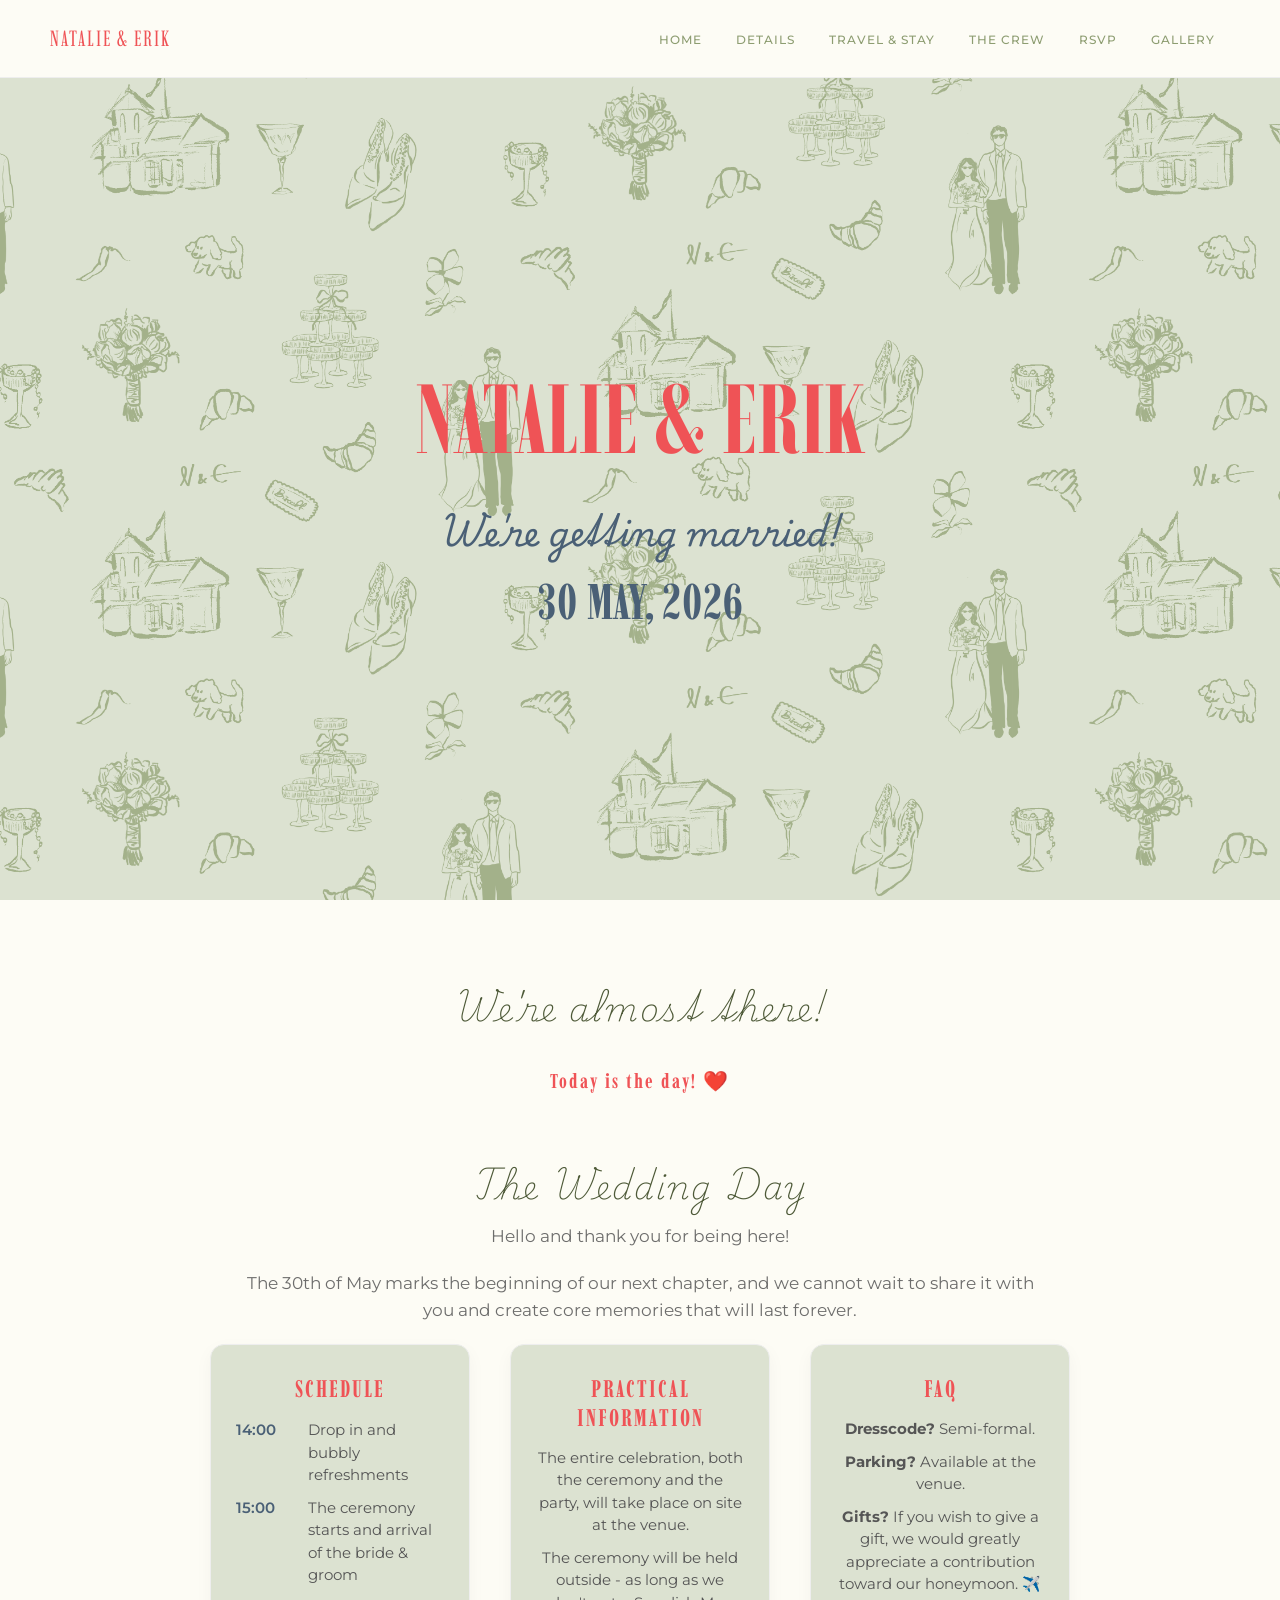
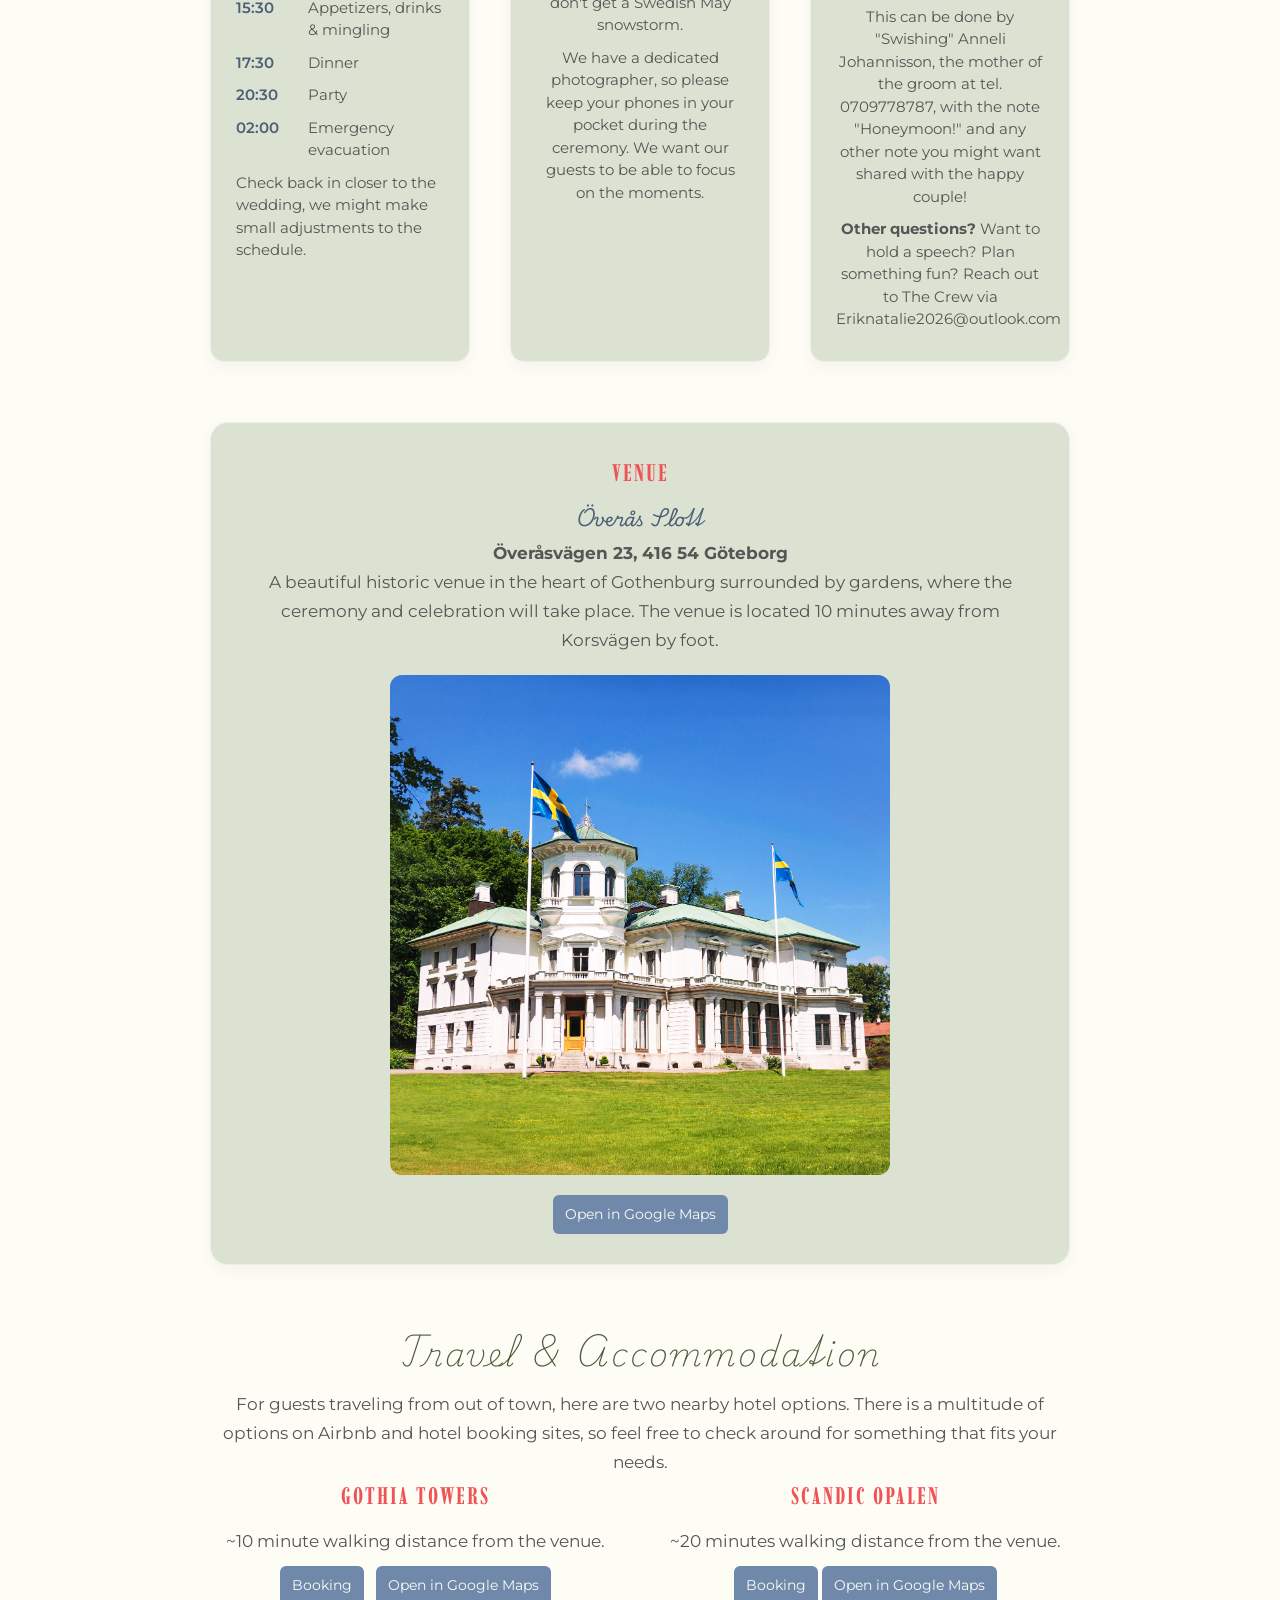
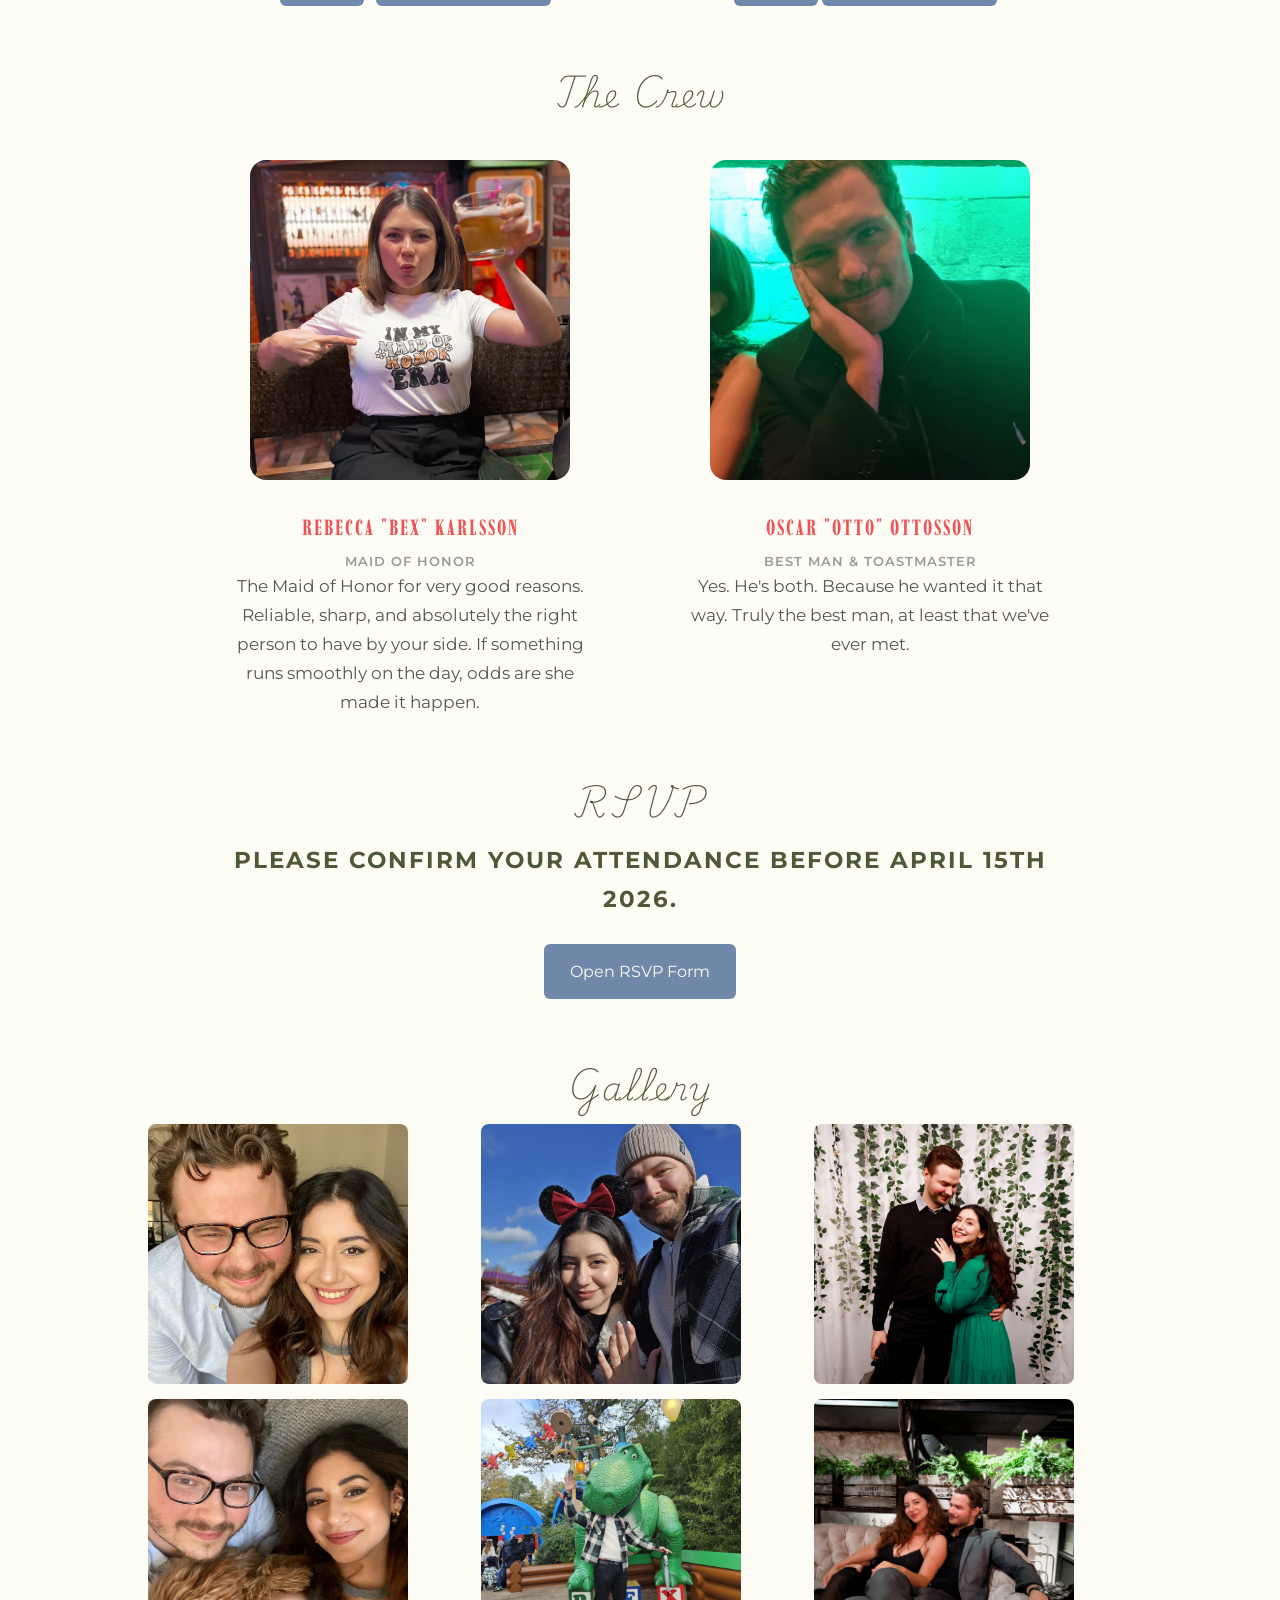
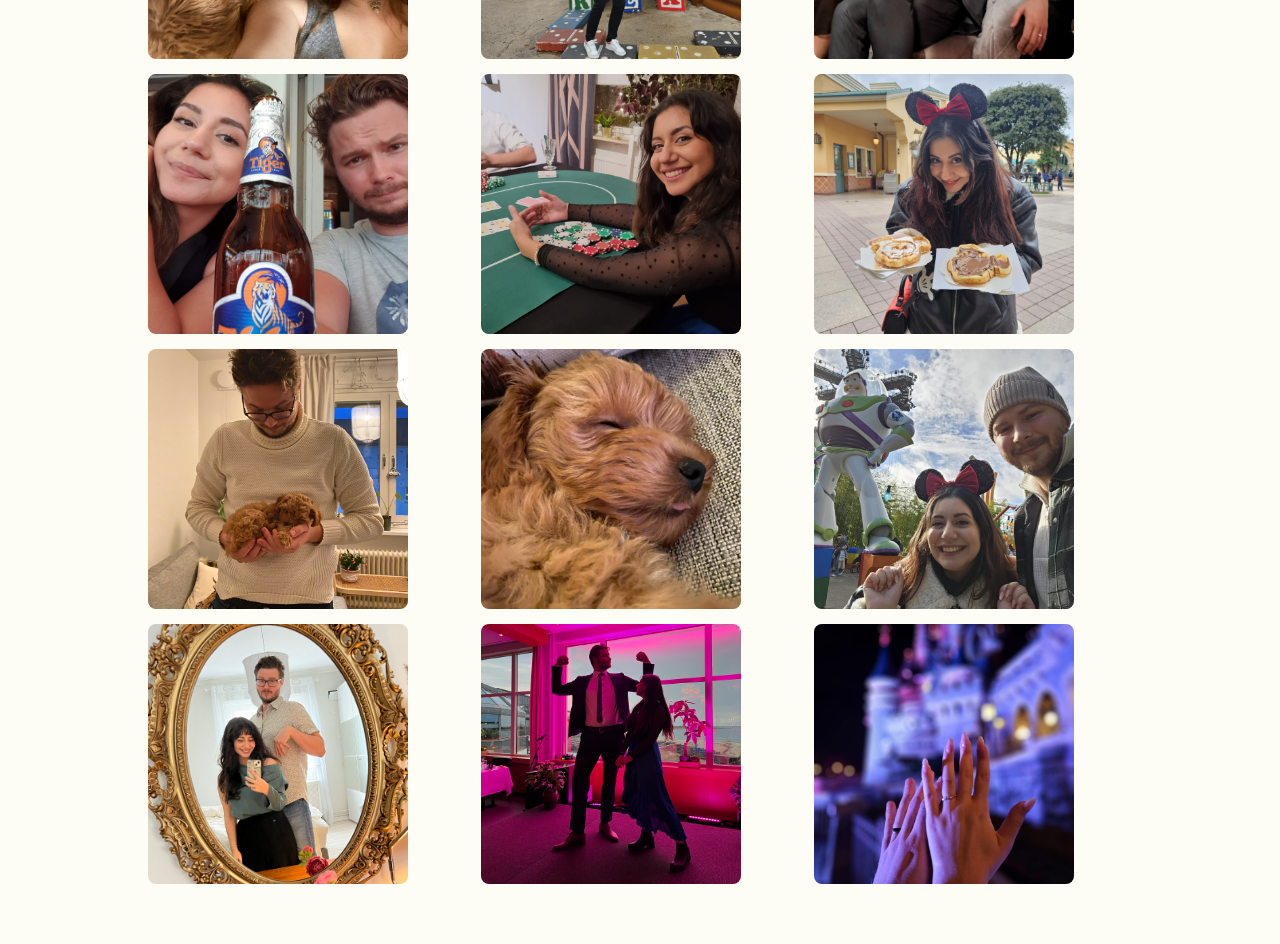
<file: index.html>
<!doctype html>
<html lang="en">
  <head>
    <meta charset="UTF-8" />
    <meta name="viewport" content="width=device-width, initial-scale=1.0" />
    <title>Natalie & Erik – Wedding</title>
    <link rel="stylesheet" href="css/style.css" />
    <!-- Google Fonts -->
<link
  href="https://fonts.googleapis.com/css2?family=Fraunces:wght@300;400;500;600&family=Imbue:wght@200;300;400;500;600&family=Montserrat:wght@300;400;600&family=Playfair+Display:wght@400;500;700&family=Playwrite+CZ:wght@400&display=swap"
  rel="stylesheet"
/>
  </head>
  <body>
    <nav class="topnav">
      <div class="logo">NATALIE & ERIK</div>
      <div class="nav-links">
        <a href="#home">HOME</a> 
        <a href="#details">DETAILS</a>
        <a href="#travel">TRAVEL & STAY</a> 
        <a href="#crew">THE CREW</a>
        <a href="#rsvp">RSVP</a> 
        <a href="#gallery">GALLERY</a>
      </div>
    </nav>
    <section id="home" class="hero">
      <div class="hero-content">
        <h1>NATALIE & ERIK</h1>
        <p class="subtitle">We're getting married!</p>
        <p class="date">30 MAY, 2026</p>
      </div>
    </section>
    <section id="countdown" class="section countdown-section">
      <h2>We're almost there!</h2>
      <div id="timer" class="countdown-timer">
        <div><span id="days">0</span><small>Days</small></div>
        <div><span id="hours">0</span><small>Hours</small></div>
        <div><span id="minutes">0</span><small>Minutes</small></div>
        <div><span id="seconds">0</span><small>Seconds</small></div>
      </div>
    </section>
    <section id="details" class="section">
      <h2>The Wedding Day</h2>
      <div class="details-grid">
        <p class="details-intro">Hello and thank you for being here!</p>
        <p class="details-intro">
          The 30th of May marks the beginning of our next chapter, and we cannot
          wait to share it with you and create core memories that will last forever.
        </p>

        <div class="detail-card schedule-card">
          <h3>SCHEDULE</h3>
          <ul class="schedule-list">
            <li><span>14:00</span>Drop in and bubbly refreshments</li>
            <li><span>15:00</span>The ceremony starts and arrival of the bride & groom</li>
            <li><span>15:30</span>Appetizers, drinks & mingling</li>
            <li><span>17:30</span>Dinner</li>
            <li><span>20:30</span>Party</li>
            <li><span>02:00</span>Emergency evacuation</li>
            <li>Check back in closer to the wedding, we might make small adjustments to the schedule.</li>
        </div>
        <div class="detail-card">
          <h3>PRACTICAL INFORMATION</h3>
          <p>
            The entire celebration, both the ceremony and the party, will take
            place on site at the venue.
          </p>
          <p>
            The ceremony will be held outside - as long as we don't get a
            Swedish May snowstorm.
          </p>
          <p>
            We have a dedicated photographer, so please keep your phones in your
            pocket during the ceremony. We want our guests to be able to focus
            on the moments.
          </p>
        </div>
        <div class="detail-card">
          <h3>FAQ</h3>
          <p><strong>Dresscode?</strong> Semi-formal.</p>
          <p><strong>Parking?</strong> Available at the venue.</p>
          <p>
            <strong>Gifts?</strong> If you wish to give a gift, we would greatly appreciate a
            contribution toward our honeymoon. ✈️
          </p>
                    <p>
            This can be done by "Swishing" Anneli Johannisson, the mother of the groom at tel. 0709778787, with the note "Honeymoon!" and any other note you might want shared with the happy couple!
          </p>
          <p>
            <strong>Other questions?</strong> Want to hold a speech? Plan something fun? Reach out to The Crew via Eriknatalie2026@outlook.com
          </p>

        </div>
        <div class="venue-box">
          <div class="venue-info">
            <h3>VENUE</h3>
            <h4>Överås Slott</h4>
            <p><strong>Överåsvägen 23, 416 54 Göteborg</strong></p>
            <p>
              A beautiful historic venue in the heart of Gothenburg surrounded
              by gardens, where the ceremony and celebration will take place.
       
              The venue is located 10 minutes away from Korsvägen by foot.</p>

            <div class="venue-image">
              <img src="img/overos1.jpg" alt="venue" />
            </div>
            <a
              class="clickable-link"
              href="https://maps.app.goo.gl/psm7CdMaWQZdPzrF9"
              target="_blank"
              >Open in Google Maps</a
            >
            
          </div>
        </div>
      </div>
    </section>
    <section id="travel" class="section">
      <h2>Travel & Accommodation</h2>
      <p>
        For guests traveling from out of town, here are two nearby hotel
        options. There is a multitude of options on Airbnb and hotel booking
        sites, so feel free to check around for something that fits your needs.
      </p>

      <div class="details-grid">
        <div>
          <h3>GOTHIA TOWERS</h3>
          <p>~10 minute walking distance from the venue.</p>
          <p>
            <a
              class="clickable-link"
              href="https://gothiatowers.com/bo/hotellrum/"
              target="_blank"
              rel="noopener"
            >
              Booking
            </a>
            &nbsp;
            <a
              class="clickable-link"
              href="https://maps.google.com/?q=Gothia+Towers+Gothenburg"
              target="_blank"
              rel="noopener"
            >
              Open in Google Maps
            </a>
          </p>
        </div>

        <div>
          <h3>SCANDIC OPALEN</h3>
          <p>~20 minutes walking distance from the venue.</p>
          <p>
            <a
              class="clickable-link"
              href="https://www.scandichotels.com/sv/hotell/scandic-opalen?utm_source=google&utm_medium=cpc&utm_campaign=SE%20%7C%20Brand%20%7C%20Search%20%7C%20Generic&gad_source=1&gad_campaignid=710750127&gbraid=0AAAAAD-A6Ck0NJ1moUDxCS1W6ahyYxDcw&gclid=Cj0KCQiAkPzLBhD4ARIsAGfah8jTvmFyoLylD-J8qTLRBWQehwd7OXh9bQNm3VCk7MPAe_GUviAWPjMaAl88EALw_wcB#overview"
              target="_blank"
              rel="noopener"
            >
              Booking
            </a>
            <a
              class="clickable-link"
              href="https://maps.google.com/?q=Scandic+Opalen+Gothenburg"
              target="_blank"
              rel="noopener"
            >
              Open in Google Maps
            </a>
          </p>
        </div>
      </div>
    </section>

    <section id="crew" class="section crew-section">
      <h2>The Crew</h2>
      <div class="crew-grid">
        <div class="crew-member">
          <img src="img/maid-of-honor2.JPG" alt="Maid of honor" />
          <h3>REBECCA "BEX" KARLSSON</h3>
          <p class="role">Maid of Honor</p>
          <p>
            The Maid of Honor for very good reasons. Reliable, sharp, and
            absolutely the right person to have by your side. If something runs
            smoothly on the day, odds are she made it happen.
          </p>
        </div>
        <div class="crew-member">
          <img src="img/best-man.jpg" alt="Best man" />
          <h3>OSCAR "OTTO" OTTOSSON</h3>
          <p class="role">Best man & Toastmaster</p>
          <p>
            Yes. He's both. Because he wanted it that way. Truly the best man,
            at least that we've ever met.
          </p>
        </div>
      </div>
    </section>

    <section id="rsvp" class="section rsvp">
      <h2>RSVP</h2>
      <h3>PLEASE CONFIRM YOUR ATTENDANCE BEFORE APRIL 15TH 2026.</h3>
      <a class="rsvp-button" href="rsvp.html">Open RSVP Form</a>
    </section>
    <section id="gallery" class="section">
      <h2>Gallery</h2>
      <div class="gallery-grid">        
        <img src="img/14.jpg" alt="Erik and Natalie 14" />
        <img src="img/2.jpg" alt="Erik and Natalie 2" />
        <img src="img/19.png" alt="Erik and Natalie 19" />
        <img src="img/15.jpg" alt="Erik and Natalie 15" />
        <img src="img/5.jpg" alt="Erik and Natalie 5" />
        <img src="img/8.JPG" alt="Erik and Natalie 8" />
        <img src="img/9.JPG" alt="Erik and Natalie 9" />
        <img src="img/11.jpg" alt="Erik and Natalie 11" />
        <img src="img/6.jpg" alt="Erik and Natalie 6" />
        <img src="img/12.jpg" alt="Erik and Natalie 12" />
        <img src="img/13.jpg" alt="Erik and Natalie 13" />
        <img src="img/4.jpg" alt="Erik and Natalie 4" />
        <img src="img/16.jpg" alt="Erik and Natalie 16" />
        <img src="img/20.png" alt="Erik and Natalie 20" />
        <img src="img/3.jpg" alt="Erik and Natalie 3" />
      </div>
    </section>
    <script src="js/main.js"></script>
  </body>
</html>
</file>
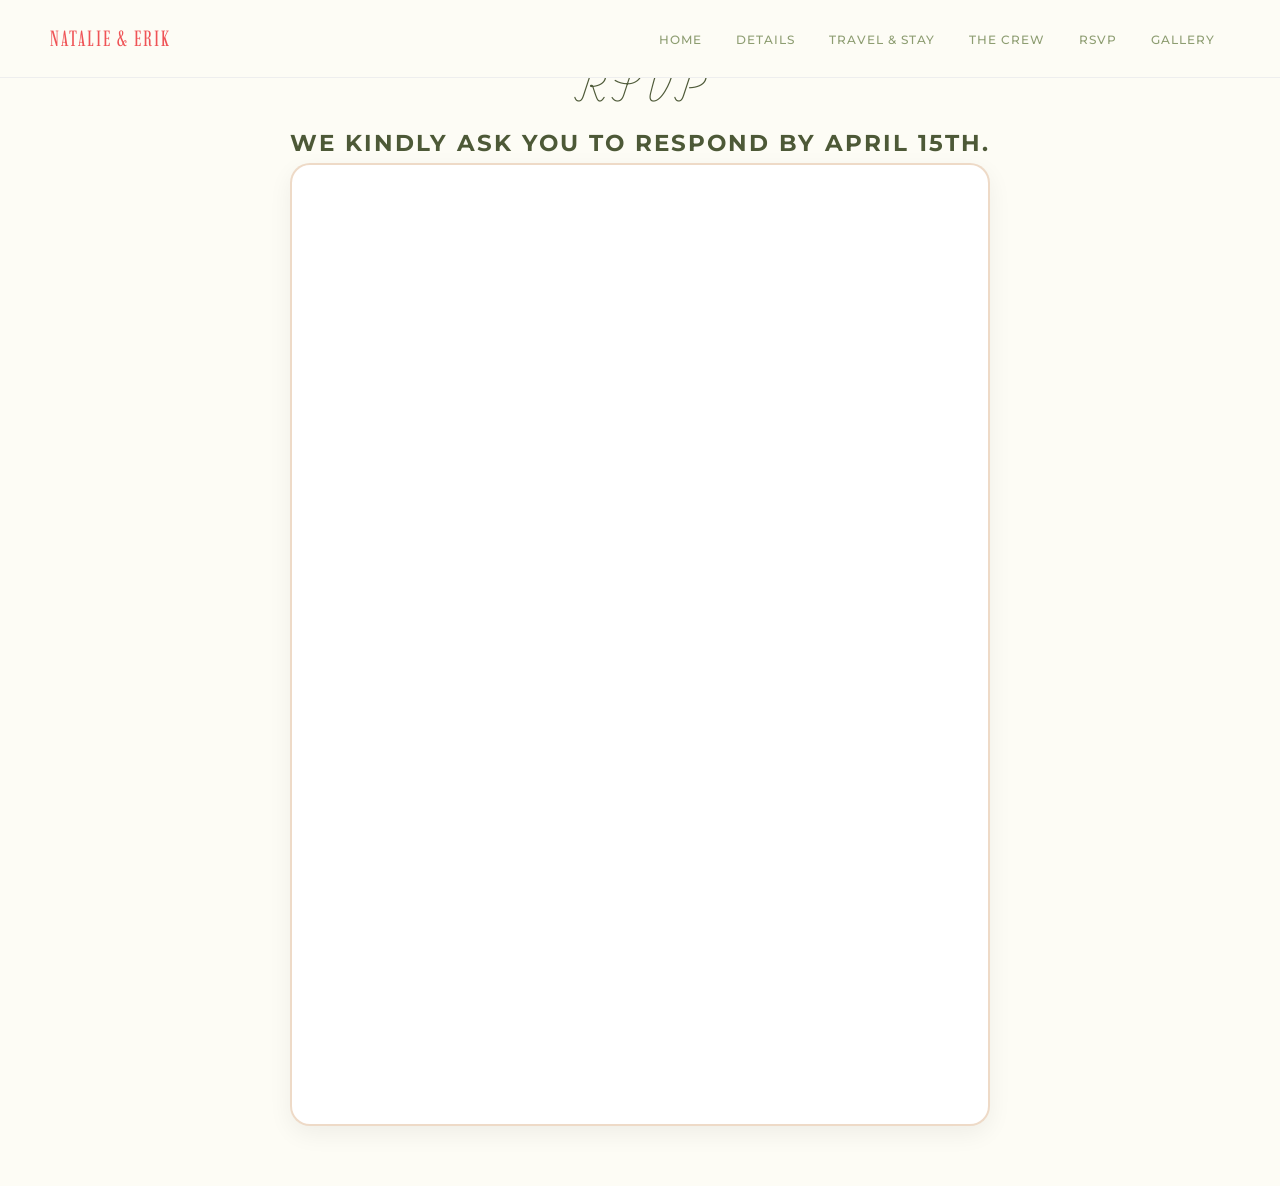
<file: rsvp.html>
<!doctype html>
<html lang="en">
  <head>
    <meta charset="UTF-8" />
    <meta name="viewport" content="width=device-width, initial-scale=1.0" />
    <title>Erik & Natalie – RSVP</title>

    <link rel="stylesheet" href="css/style.css" />

    <!-- Google Fonts -->
    <link
      href="https://fonts.googleapis.com/css2?family=Fraunces:wght@300;400;500;600&family=Imbue:wght@200;300;400;500;600&family=Montserrat:wght@300;400;600&family=Playfair+Display:wght@400;500;700&family=Playwrite+CZ:wght@400&display=swap"
      rel="stylesheet"
    />
  </head>

  <body>
    <nav class="topnav">
      <div class="logo">NATALIE & ERIK</div>
      <div class="nav-links">
        <a href="index.html">HOME</a>
        <a href="index.html#details">DETAILS</a>
        <a href="index.html#travel">TRAVEL & STAY</a>

        <a href="index.html#crew">THE CREW</a>
        <a href="rsvp.html" class="active">RSVP</a>
        <a href="index.html#gallery">GALLERY</a>
      </div>
    </nav>

    <section id="rsvp" class="rsvp section">
      <h2>RSVP</h2>
      <h3>WE KINDLY ASK YOU TO RESPOND BY APRIL 15TH.</h3>

      <div class="rsvp-frame">
        <iframe
          src="https://docs.google.com/forms/d/e/1FAIpQLSc9iXX4gYoiHrzQm3AZRRHoxb14xaKS4DAHK8avKAt38qP9dQ/viewform?embedded=true"
          frameborder="0"
          marginheight="0"
          marginwidth="0"
          loading="lazy"
        >
        </iframe>
      </div>
    </section>

    <script src="js/main.js"></script>
  </body>
</html>
</file>
<file: css/style.css>
/* GLOBAL */

:root {
    --navbar: #FDFCF5;
    --navhover: #fffcf5;
    --navlogo: #EF5356;
    --navsmalltext: #8D9D71;
    --page-bg: #FDFCF5;
    --accent: #440c1e;
    --bigtext: #EF5356;
    --smalltext: #440c1e;
    --gettingmarriedtexts: #4A6076;
    --natalieerik: #EF5356;
    --buttons: #7089AB;
    --buttonhover: #4A6076;
}

* {
    margin: 0;
    padding: 0;
    box-sizing: border-box;
}

/* HERO */
.hero {
    height: 100vh;
    background: url("../img/banner20.png") center 63% /cover no-repeat;
    display: flex;
    justify-content: center;
    align-items: center;
    text-align: center;
    padding-top: 80px;
    /* offset for navbar */
}

html {
    scroll-behavior: smooth;
    scroll-padding-top: 100px;
}

body {
    font-family: 'Montserrat', sans-serif;
    background: var(--page-bg);
    color: var(--bigtext);
    line-height: 1.7;
}

/* NAVIGATION */
.topnav {
    width: 100%;
    padding: 20px 50px;
    background: var(--navbar);
    border-bottom: 1px solid #eee;
    position: fixed;
    top: 0;
    left: 0;
    display: flex;
    justify-content: space-between;
    align-items: center;
    z-index: 1000;
}

.logo {
    font-family: 'Imbue', serif;
    font-size: 22px;
    letter-spacing: 2px;
    color: var(--navlogo);
}

.nav-links a {
    padding: 30px 15px;
    text-decoration: none;
    color: var(--navsmalltext);
    font-size: 12px;
    letter-spacing: 1px;
    font-weight: 500;
}

.nav-links a:hover {
    color: var(--accent);
    background: var(--navhover);
}

.hero-content h1 {
    font-family: 'Imbue', serif;
    font-size: 98px;
    letter-spacing: 0x;
    color: var(--natalieerik);
}

.hero-content p {
    color: var(--gettingmarriedtexts);
}

.subtitle {
    font-size: 33px;
    font-family: 'Playwrite CZ';
}

.date {
    font-size: 50px;
    font-family: 'Imbue', serif;
    font-weight: bold;

}

/* SECTIONS */
.section {
    max-width: 900px;
    margin: 60px auto;
    padding: 0 20px;
    text-align: center;
}

.section h2 {
    font-family: 'Playwrite CZ';
    margin-bottom: 10px;
    font-size: 32px;
    letter-spacing: 2px;
    font-weight: lighter;
    color: #4D5937;
}

.section h3 {
    font-family: 'Imbue', serif;
    font-size: 20px;
    letter-spacing: 2px;
    color: #EF5356;
}

.section p {
    font-size: 17px;
    color: #555;
}

/* GRID FOR DETAILS & HOTELS */
.details-grid {

    display: grid;
    gap: 40px;
    grid-template-columns: repeat(auto-fit, minmax(250px, 1fr));
}

.details-grid h3 {
    font-family: 'Imbue', serif;
    font-size: 24px;
    margin-bottom: 10px;
}

.details-intro {
    grid-column: 1 / -1;
    /* span full width */
    max-width: 800px;
    margin: 0 auto;
    text-align: center;
    line-height: 1.6;
    opacity: 0.85;
    margin-bottom: -20px;
    /* pulls them closer together */
}

.venue-box {
    grid-column: 1 / -1;
    background: #DCE2D1;
    border: 1px solid #eee;
    border-radius: 18px;
    padding: 30px 25px;
    /* down from 35px */
    margin-top: 20px;
    box-shadow: 0 6px 18px rgba(0, 0, 0, 0.04);
}
.venue-box h4 {
    font-family: 'Playwrite CZ';
    color: #4A6076;
    font-size: 18px;
    padding-bottom: 5px;
}
.venue-box h5 {
    color: #4A6076;
}

.venue-image {
    margin-top: 20px;
    margin-bottom: 10px;
    display: flex;
    justify-content: center;
}

.venue-image img {
    width: 100%;
    max-width: 500px;
    height: auto;
    border-radius: 12px;
    object-fit: cover;
}

.detail-card {
    background: #DCE2D1;
    border: 1px solid #eee;
    border-radius: 14px;
    padding: 30px 25px;
    text-align: center;
    box-shadow: 0 6px 18px rgba(0, 0, 0, 0.04);
    transition: transform 0.25s ease, box-shadow 0.25s ease;
}

.detail-card h3 {
    margin-bottom: 8px;
    line-height: 1.2;
    color: #EF5356;
}

.detail-card h4 {
    margin-bottom: 14px;
    font-size: 15px;
    font-weight: 500;
    color: #777;
}

.detail-card p {
    font-size: 15px;
    line-height: 1.5;
    color: #555;
    margin-top: 10px;
}

.detail-card p:first-of-type {
    margin-top: 14px;
}

.schedule-list {
    list-style: none;
    padding: 0;
    margin-top: 15px;
    text-align: left;
}

.schedule-list li {
    display: flex;
    gap: 12px;
    margin-bottom: 10px;
    font-size: 15px;
    line-height: 1.5;
    color: #555;
}

.schedule-list li span {
    min-width: 60px;
    font-weight: 600;
    color: #4A6076;
    /* your accent color */
}

/* RSVP */


.rsvp-button {
    display: inline-block;
    margin-top: 25px;
    background: var(--buttons);
    color: #FDFCF5;
    padding: 14px 26px;
    border-radius: 6px;
    font-size: 16px;
    text-decoration: none;
}

.rsvp-button:hover {
    background: var(--buttonhover);
}

/* GALLERY GRID */
#gallery.section {
    max-width: 1400px;
    /* wider gallery */
    width: 80%;
    /* fill more of the screen */
}

.gallery-grid {
    margin-top: 5px;
    display: grid;
    gap: 15px;
    /* Automatically make columns depending on screen size */
    grid-template-columns: repeat(auto-fit, minmax(260px, 1fr));
}

.gallery-grid img {
    width: 260px;
    height: 260px;
    object-fit: cover;
    /* crops nicely */
    border-radius: 8px;
    transition: transform 0.3s ease, opacity 0.3s ease;
    cursor: pointer;
}

.gallery-grid img:hover {
    transform: scale(1.03);
    opacity: 0.9;
}

/* --- THE CREW SECTION --- */
.crew-grid {
    display: grid;
    grid-template-columns: repeat(auto-fit, minmax(260px, 1fr));
    gap: 60px;
    align-items: start;
    justify-items: center;
    margin-top: 40px;
}

.crew-member {
    max-width: 360px;
    text-align: center;
}

.crew-member img {
    height: 320px;
    width: 320px;
    border-radius: 16px;
    object-fit: cover;
}

.crew-member h3 {
    margin-top: 20px;
    font-family: 'Imbue', serif;
    font-size: 22px;
    letter-spacing: 2px;
}

.crew-member .role {
    margin-top: 4px;
    font-size: 13px;
    font-weight: 600;
    letter-spacing: 1px;
    text-transform: uppercase;
    color: #999;
}

.crew-member .bio {
    margin-top: 12px;
    font-size: 15px;
    line-height: 1.55;
    color: #555;
}

.clickable-link {
    display: inline-block;
    margin-top: 10px;
    margin-bottom: 0px;
    padding: 8px 12px;
    background: var(--buttons);
    color: #FDFCF5;
    border-radius: 6px;
    text-decoration: none;
    font-size: 14px;
    transition: background 0.2s ease;
}

.clickable-link:hover {
    background: var(--buttonhover);
}

/* COUNTDOWN SECTION */
.countdown-section {
    margin-top: 80px;
}

.countdown-timer {
    display: flex;
    justify-content: center;
    gap: 30px;
    margin-top: 30px;
}

.countdown-timer div {
    background: #DCE2D1;
    padding: 20px 25px;
    border-radius: 12px;
    border: 1px solid #eee;
    text-align: center;
    min-width: 90px;
    box-shadow: 0 4px 12px rgba(0, 0, 0, 0.05);
}

.countdown-timer span {
    font-size: 39px;
    font-weight: 600;
    display: block;
    font-family: 'Imbue', serif;
    color: #8D9D71;
    /* Your highlight color */
}

.countdown-timer small {
    font-size: 12px;
    letter-spacing: 1px;
    text-transform: uppercase;
    color: #8D9D71;
}

/* RSVP SECTION */
.rsvp-section {
    text-align: center;
    margin-top: 100px;
}

.rsvp-section h2 {
    font-family: 'Imbue', serif;
    font-size: 40px;
    letter-spacing: 2px;
    color: #2a2a2a;
}

.rsvp-subtitle {
    font-size: 16px;
    opacity: 0.7;
    margin-top: 10px;
    margin-bottom: 40px;
    font-style: italic;
}



.rsvp h3 {
font-family: 'Montserrat', sans-serif;
            font-size: 23px;
            letter-spacing: 2px;
            color:#4D5937;
}

/* Elegant frame around Google Form */
.rsvp-frame {
    max-width: 700px;
    margin: 0 auto;
    background: #ffffff;
    padding: 30px 20px 20px 20px;
    border-radius: 20px;
    border: 2px solid rgba(212, 163, 115, 0.4);
    /* soft gold border */
    box-shadow: 0 8px 25px rgba(0, 0, 0, 0.06);
}

/* Make iframe resize nicely */
.rsvp-frame iframe {
    width: 100%;
    height: 900px;
    /* adjust based on form length */
    border: none;
    border-radius: 12px;
}

/* Combined info split card */
.combined-info-card {
    grid-column: 1 / -1;
}

.combined-grid {
    display: grid;
    grid-template-columns: 1fr 1fr;
    gap: 30px;
    margin-top: 10px;
}

.combined-col h3 {
    margin-bottom: 12px;
}

.combined-col p {
    font-size: 15px;
    line-height: 1.5;
    color: #555;
    margin-top: 10px;
}

/* ----------------------------- */
/* MOBILE FIXES */
/* ----------------------------- */
@media (max-width: 768px) {
    .details-intro {
        margin-bottom: 12px;
    }

    body {
        padding-top: 70px;
    }

    .details-intro:last-child {
        margin-bottom: 0;
    }

    /* NAV: make it breathable + wrap nicely */
    .topnav {
        padding: 12px 16px;
        flex-direction: column;
        gap: 10px;
        align-items: center;
    }

    html {
        scroll-padding-top: 145px;
        /* adjust if needed */
    }

    .logo {
        font-size: 18px;
        letter-spacing: 1px;
        text-align: center;
    }

    .nav-links {
        display: flex;
        flex-wrap: wrap;
        justify-content: center;
        gap: 6px 10px;
    }

    .nav-links a {
        padding: 1px 15px;
        font-size: 10px;
    }

    /* HERO: make headline fit */
    .hero-content h1 {
        font-size: 66px;
        letter-spacing: 0px;
        padding: 0 10px;
    }

    .subtitle {
        font-size: 22px;
    }

    .date {
        font-size: 35px;
    }

    /* SECTIONS: reduce huge desktop margins */
    .section {
        margin: 70px auto;
        padding: 0 16px;
    }

    .section h2 {
        font-size: 22px;
    }

    .section p {
        font-size: 15px;
    }

    /* COUNTDOWN: allow wrap instead of squeezing */
    .countdown-timer {
        flex-wrap: wrap;
        gap: 12px;
    }

    .countdown-timer div {
        min-width: 120px;
        padding: 14px 16px;
    }

    /* DETAILS GRID: slightly tighter spacing */
    .details-grid {
        gap: 18px;
    }

    /* GALLERY: your imgs have fixed width/height — make them fluid on mobile */
    .gallery-grid img {
        width: 100%;
        height: auto;
        aspect-ratio: 1 / 1;
        /* keeps square feel */
    }

    /* CREW: images should be responsive */
    .crew-member img {
        width: 100%;
        max-width: 320px;
        height: auto;
        aspect-ratio: 1 / 1;
    }
}
</file>
